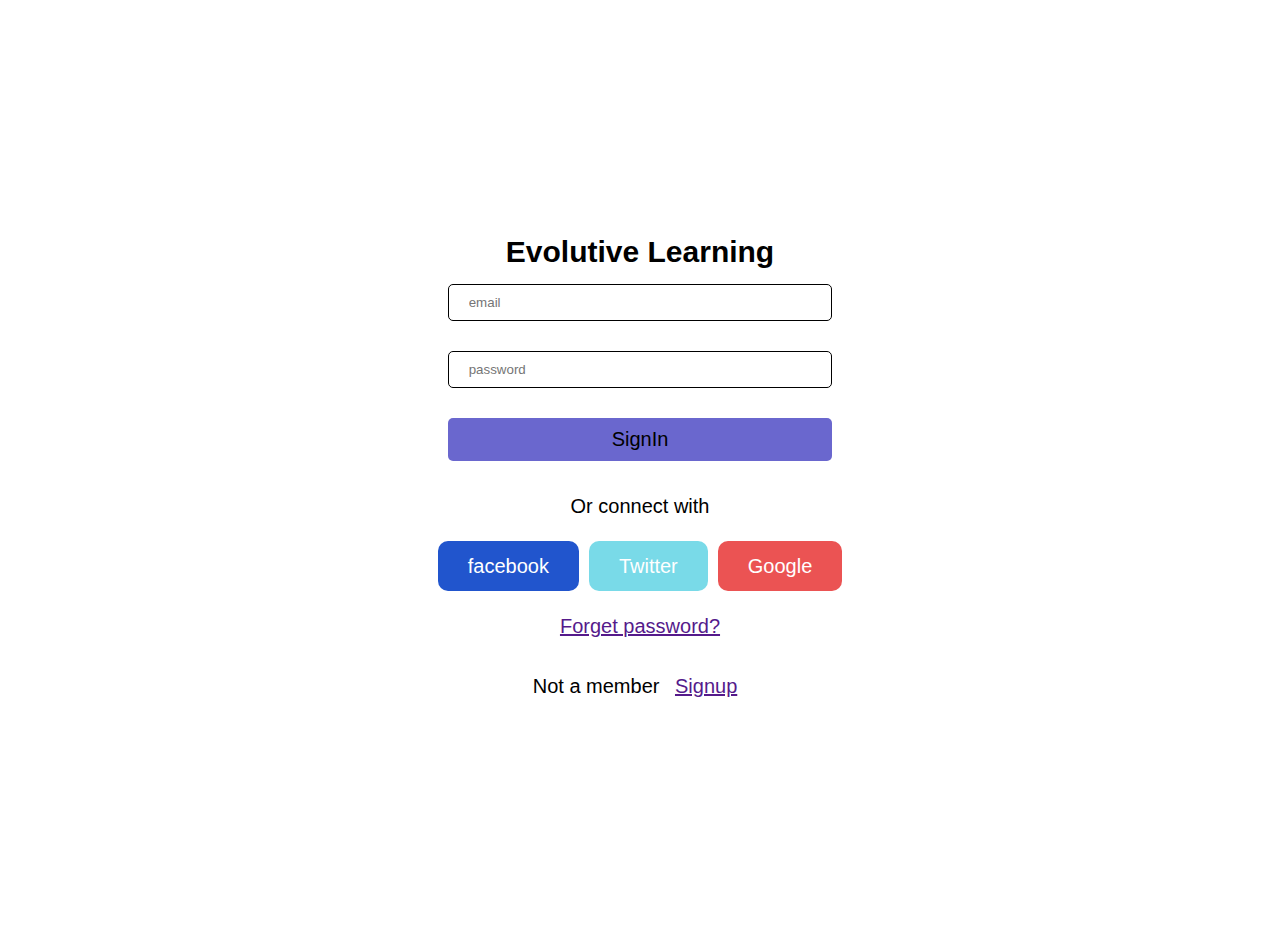
<file: 1/index.html>
<!DOCTYPE html>
<html lang="en">
  <head>
    <meta charset="UTF-8" />
    <meta name="viewport" content="width=device-width, initial-scale=1.0" />
    <link rel="stylesheet" href="style.css" />
    <link rel="preconnect" href="https://fonts.googleapis.com" />
    <link rel="preconnect" href="https://fonts.gstatic.com" crossorigin />
    <link
      href="https://fonts.googleapis.com/css2?family=Inter:ital,opsz,wght@0,14..32,100..900;1,14..32,100..900&display=swap"
      rel="stylesheet"
    />
    <title>LoginForm</title>
  </head>
  <body>
    <section>
      <h2>Evolutive Learning</h2>
      <form>
        <input type="email" placeholder="email">
        <input type="password" placeholder="password">
        <input type="submit" value="SignIn">

        <p>Or connect with</p>
        <ul>
          <li><a href="">facebook</a></li>
          <li><a href="">Twitter</a></li>
          <li><a href="">Google</a></li>
        </ul>
        <a href="">Forget password?</a>
        <p>Not a member <a href="">Signup</a></p>
      </form>
    </section>
   
  </body>
</html>
</file>
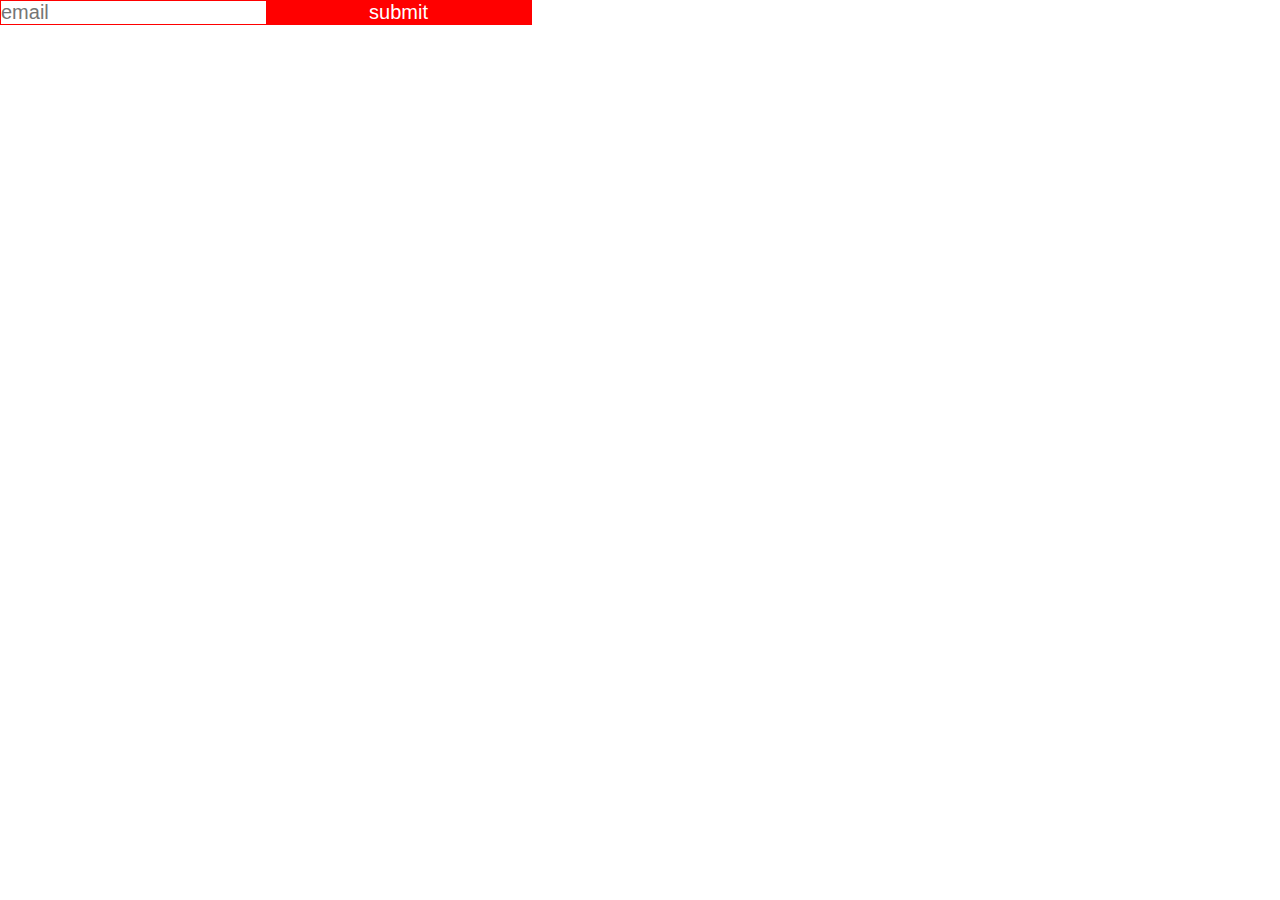
<file: 3/index.html>
<!DOCTYPE html>
<html lang="en">
<head>
  <meta charset="UTF-8">
  <meta name="viewport" content="width=device-width, initial-scale=1.0">
  <link rel="stylesheet" href="style.css">
  <title>Document</title>
  <div>
    <input type="email" placeholder="email">
    <input type="value" value="submit">
  </div>
</head>
<body>
  
</body>
</html>
</file>
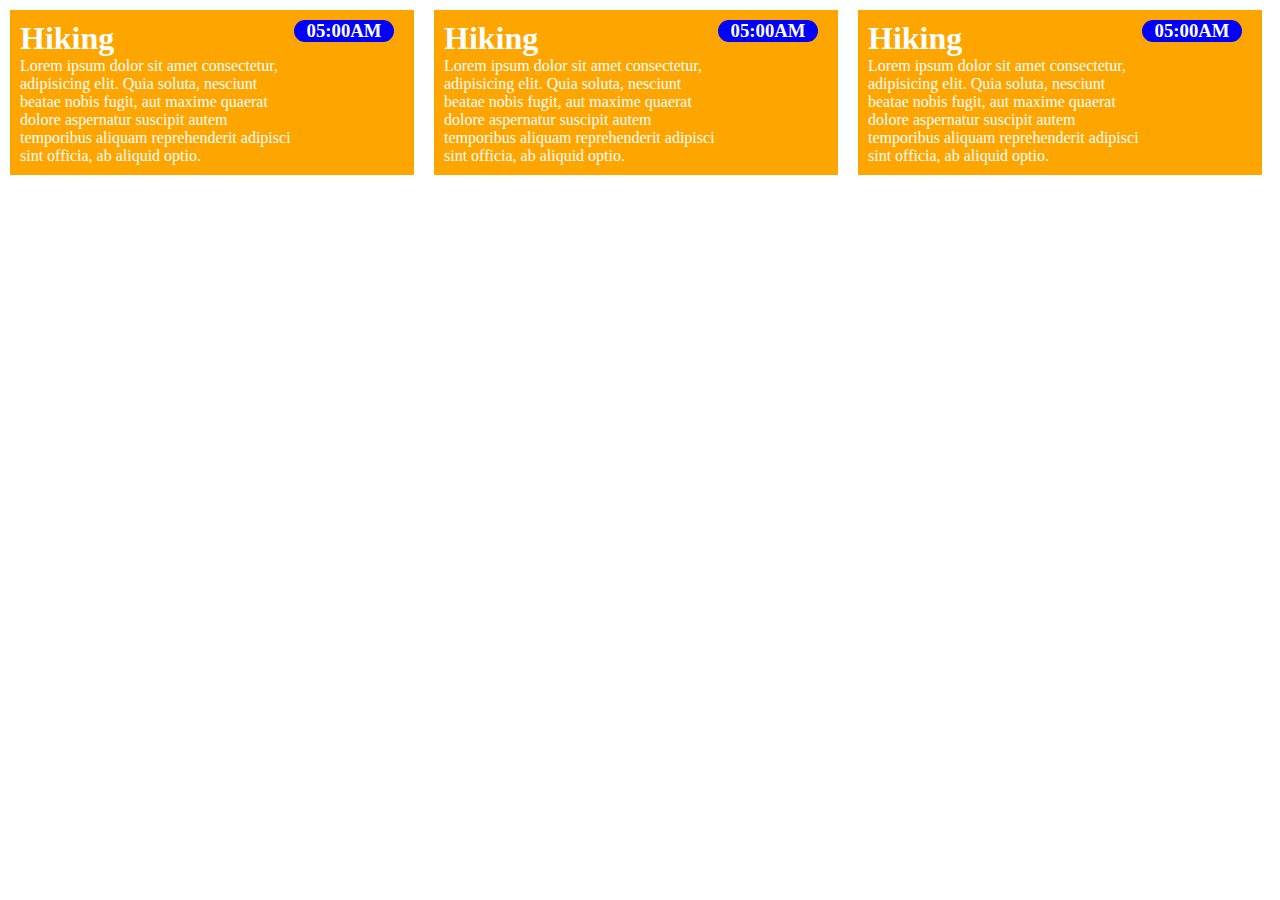
<file: 4/index.html>
<!DOCTYPE html>
<html lang="en">
  <head>
    <meta charset="UTF-8" />
    <meta name="viewport" content="width=device-width, initial-scale=1.0" />
    <link rel="stylesheet" href="style.css" />
    <title>Document</title>
  </head>
  <body>
    <div class="container">
      <div class="box1">
        <h1>Hiking</h1>
        <p>
          Lorem ipsum dolor sit amet consectetur, adipisicing elit. Quia soluta,
          nesciunt beatae nobis fugit, aut maxime quaerat dolore aspernatur
          suscipit autem temporibus aliquam reprehenderit adipisci sint officia,
          ab aliquid optio.
        </p>
      </div>
      <div class="time">
        <h3>05:00AM</h3>
      </div>
    </div>
      <div class="container">
      <div class="box1">
        <h1>Hiking</h1>
        <p>
          Lorem ipsum dolor sit amet consectetur, adipisicing elit. Quia soluta,
          nesciunt beatae nobis fugit, aut maxime quaerat dolore aspernatur
          suscipit autem temporibus aliquam reprehenderit adipisci sint officia,
          ab aliquid optio.
        </p>
      </div>
      <div class="time">
        <h3>05:00AM</h3>
      </div>
    </div>
     <div class="container">
      <div class="box1">
        <h1>Hiking</h1>
        <p>
          Lorem ipsum dolor sit amet consectetur, adipisicing elit. Quia soluta,
          nesciunt beatae nobis fugit, aut maxime quaerat dolore aspernatur
          suscipit autem temporibus aliquam reprehenderit adipisci sint officia,
          ab aliquid optio.
        </p>
      </div>
      <div class="time">
        <h3>05:00AM</h3>
      </div>
    </div>
  </body>
</html>
</file>
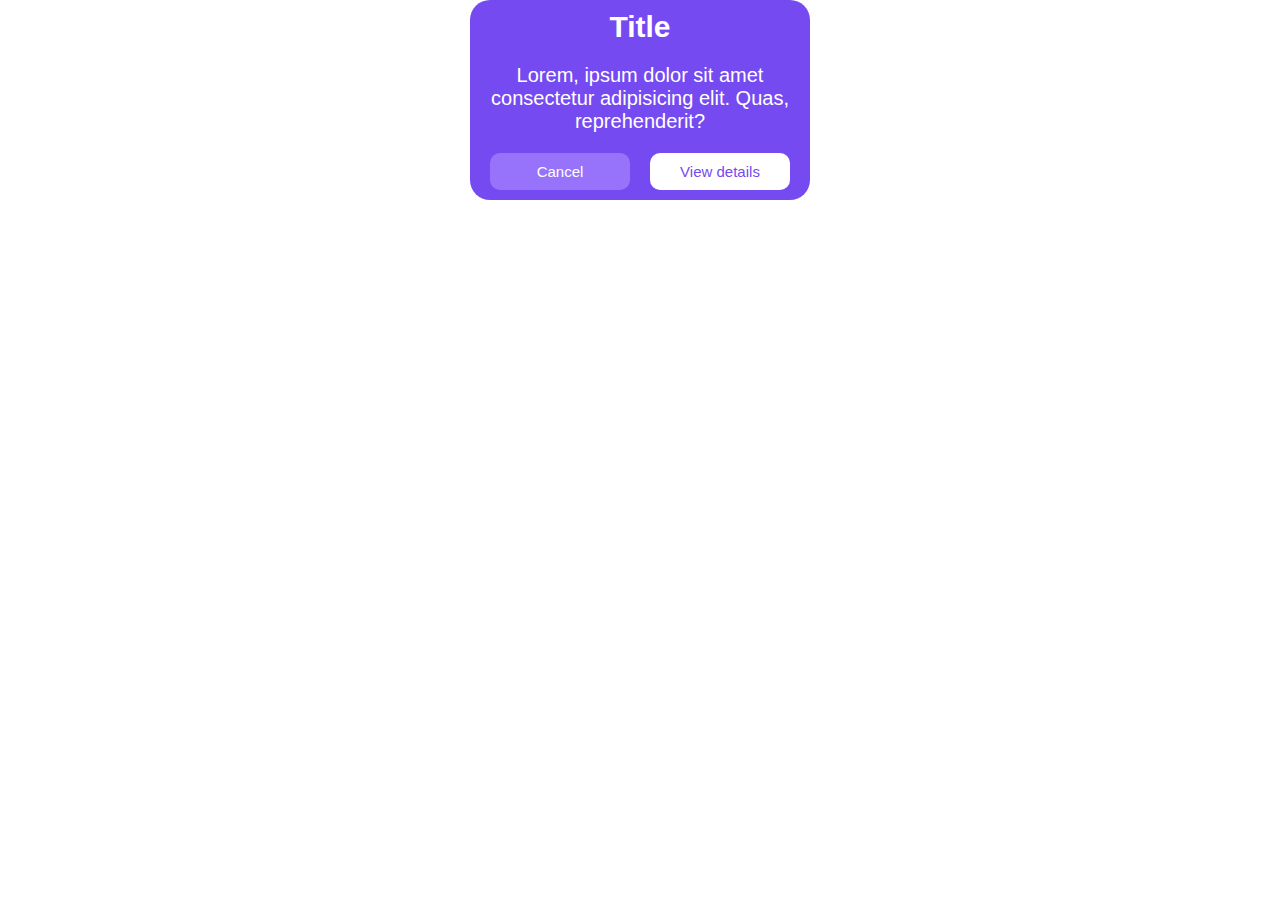
<file: 5/index.html>
<!DOCTYPE html>
<html lang="en">
<head>
  <meta charset="UTF-8">
  <meta name="viewport" content="width=device-width, initial-scale=1.0">
  <link rel="stylesheet" href="style.css">
  <title>Document</title>
</head>
<body>
<section>
  <h2>Title</h2>
  <p>Lorem, ipsum dolor sit amet consectetur adipisicing elit. 
    Quas, reprehenderit?</p>
    <div>
      <a href="#">Cancel</a>
      <a href="#">View details</a>
    </div>
</section>

   
  
</body>
</html>
</file>
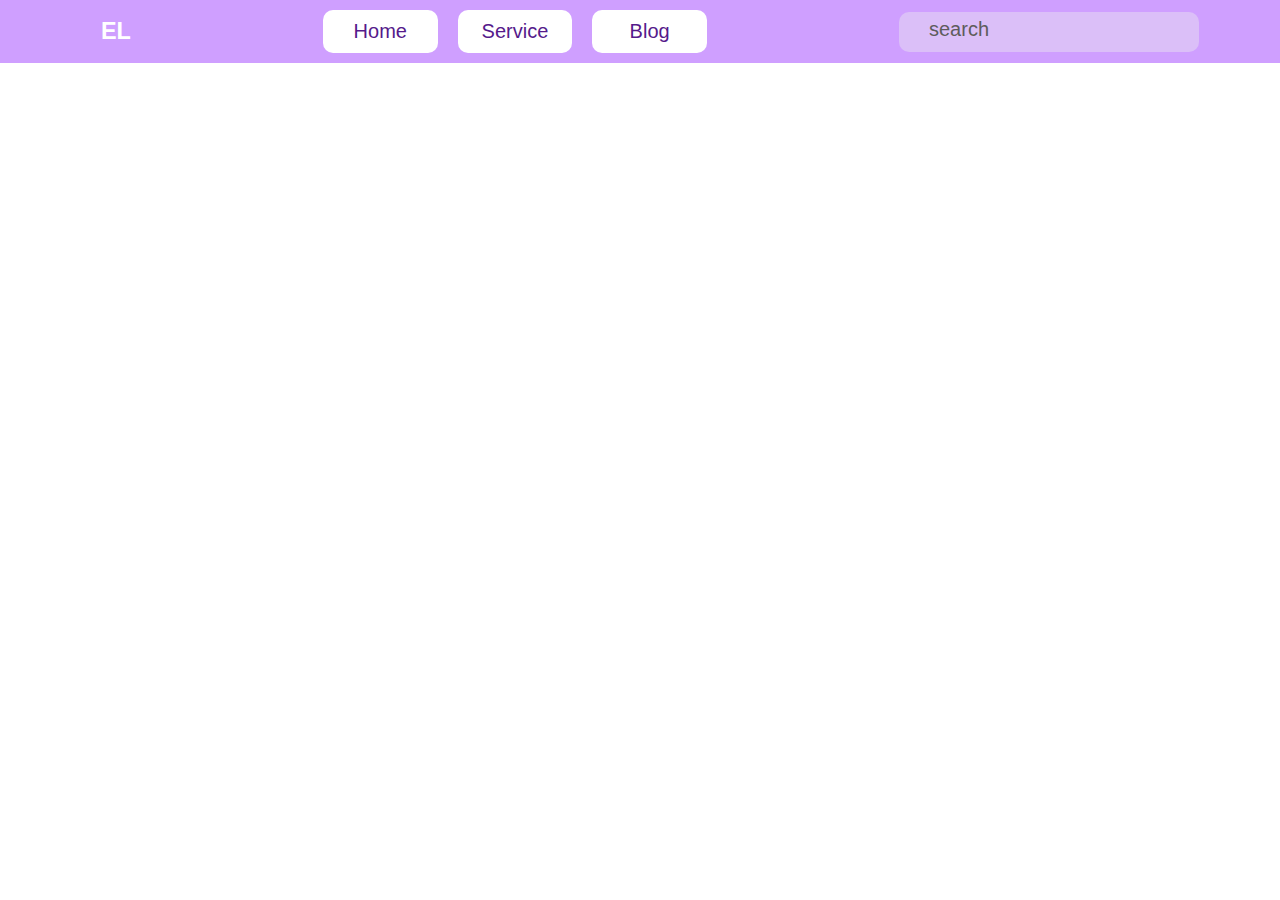
<file: 6/index.html>
<!DOCTYPE html>
<html lang="en">
<head>
  <meta charset="UTF-8">
  <meta name="viewport" content="width=device-width, initial-scale=1.0">
  <title>Document</title>
  <link rel="stylesheet" href="style.css">
</head>
<body>
  <section>
    <h3>EL</h3>
    
    <div>
      <a href="">Home</a>
      <a href="">Service</a>
      <a href="">Blog</a>
    </div>
    <input type="search" placeholder="search">
  </section>
</body>
</html>
</file>
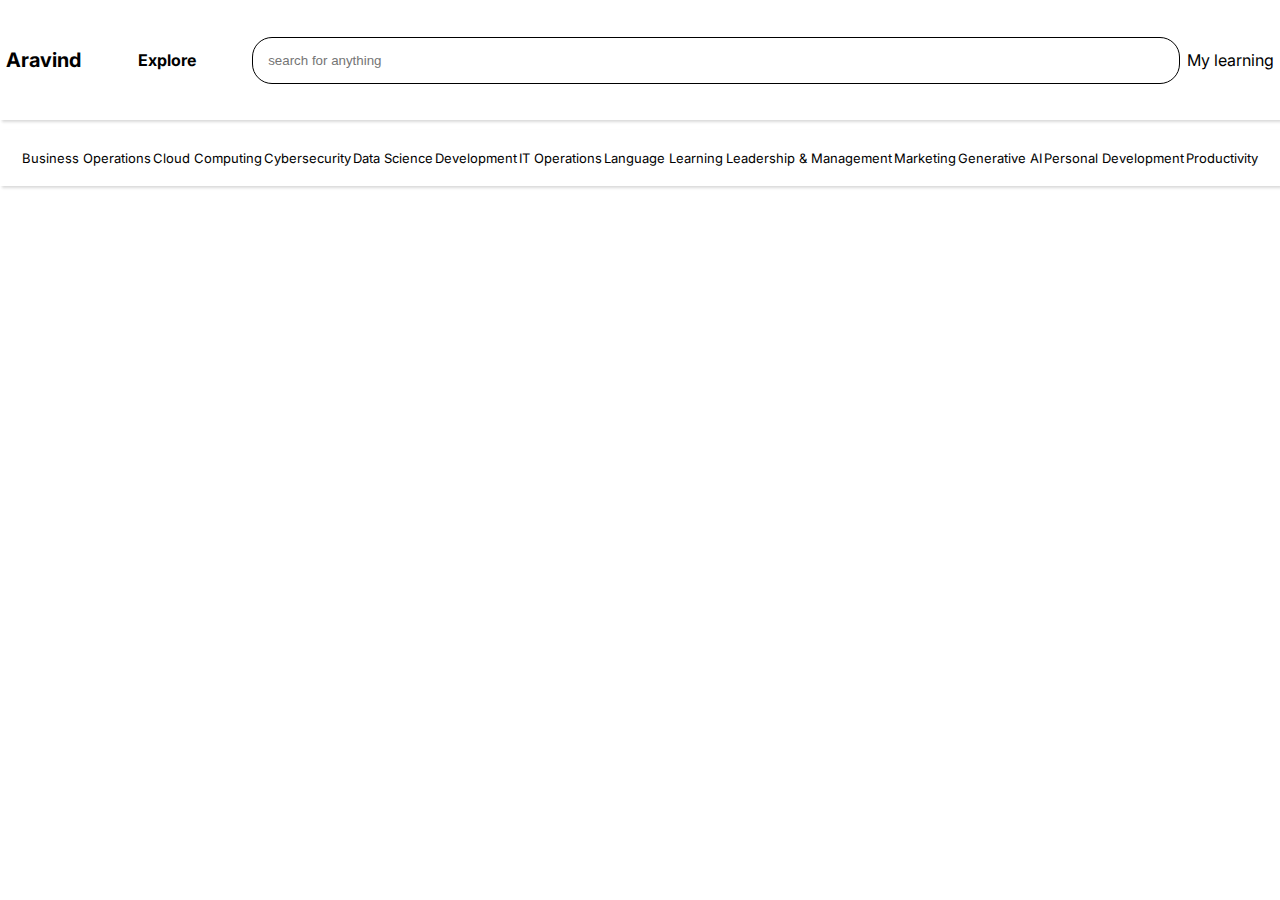
<file: udemy/index.html>
<!DOCTYPE html>
<html lang="en">
<head>
  <meta charset="UTF-8">
  <meta name="viewport" content="width=device-width, initial-scale=1.0">
  <link rel="preconnect" href="https://fonts.googleapis.com">
<link rel="preconnect" href="https://fonts.gstatic.com" crossorigin>
<link href="https://fonts.googleapis.com/css2?family=Inter:ital,opsz,wght@0,14..32,100..900;1,14..32,100..900&display=swap" rel="stylesheet">
<link rel="stylesheet" href="style.css">
  <title>Udemy Clone</title>
</head>
<body>
  <nav>
    <div class="searchbar">
     <h2>Aravind</h2>
      <div class="why"> 
  <h4>Explore</h4>
  <div class="dropdown1">
     
      <p>Explore by Goal</p>
      <p>prepare for a Certification</p>
      <p>Practice with Role Play</p>
      <hr>
      <a href="#">Business Operations</a>
      <a href="#">Cloud Computing</a>
      <a href="">Cybersecurity</a>
      <a href="">Data Science</a>
      <a href="">Development</a>
      <a href="">IT Operations</a>
      <a href="#"> Language Learning</a>
      <a href="#">Leadership & Management</a>
      <a href="#">Marketing</a>
      <a href="#">Generative AI</a>
      <a href="#">Personal Development</a>
      <a href="#">Productivity</a>
     </div>
     </div>
     <!-- <i class="fa-solid fa-magnifying-glass"></i> -->
     <input type="text" placeholder="search for anything">
     <p>My learning</p>
    </div>
    <div class="searchlist">
      <a href="#">Business Operations</a>
      <a href="#">Cloud Computing</a>
      <a href="">Cybersecurity</a>
      <a href="">Data Science</a>
      <a href="">Development</a>
      <a href="">IT Operations</a>
      <a href="#"> Language Learning</a>
      <a href="#">Leadership & Management</a>
      <a href="#">Marketing</a>
      <a href="#">Generative AI</a>
      <a href="#">Personal Development</a>
      <a href="#">Productivity</a>

    </div>
  </nav>
  
</body>
</html>
</file>
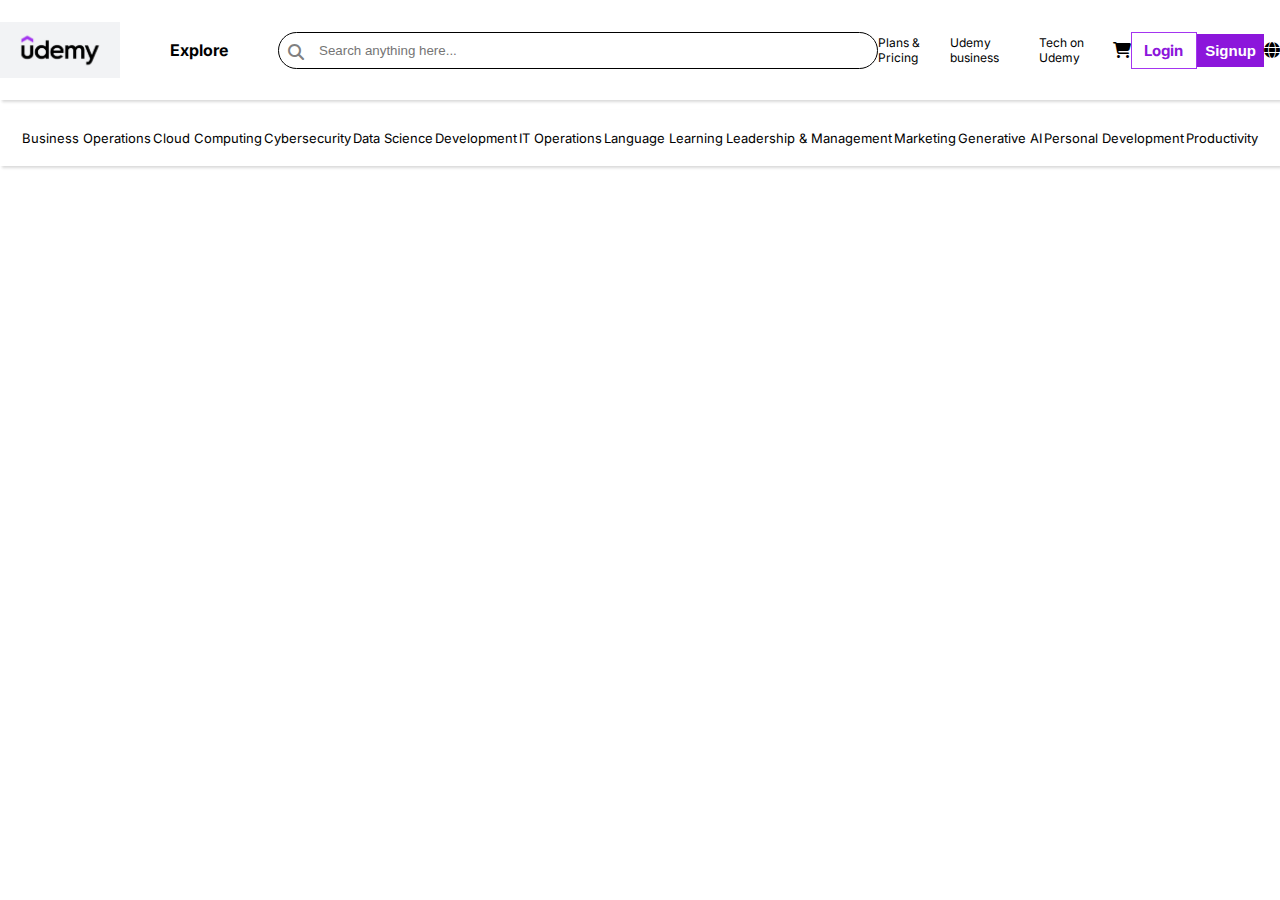
<file: udemy/home.html>
<!DOCTYPE html>
<html lang="en">
<head>
  <meta charset="UTF-8">
  <meta name="viewport" content="width=device-width, initial-scale=1.0">
  <link rel="stylesheet" href="https://cdnjs.cloudflare.com/ajax/libs/font-awesome/6.5.0/css/all.min.css">

  <link rel="preconnect" href="https://fonts.googleapis.com">
<link rel="preconnect" href="https://fonts.gstatic.com" crossorigin>
<link href="https://fonts.googleapis.com/css2?family=Inter:ital,opsz,wght@0,14..32,100..900;1,14..32,100..900&display=swap" rel="stylesheet">
<link rel="stylesheet" href="home.css">
  <title>Udemy Clone</title>
</head>
<body>
  <nav>
    <div class="searchbar">
     <img src="logo.jpg" alt="logo">
      <div class="why"> 
  <h4>Explore</h4>
  <div class="dropdown1">
      <p>Explore by Goal</p>
      <p>prepare for a Certification</p>
      <p>Practice with Role Play</p>
      <hr>
      <a href="#">Business Operations</a>
      <a href="#">Cloud Computing</a>
      <a href="">Cybersecurity</a>
      <a href="">Data Science</a>
      <a href="">Development</a>
      <a href="">IT Operations</a>
      <a href="#"> Language Learning</a>
      <a href="#">Leadership & Management</a>
      <a href="#">Marketing</a>
      <a href="#">Generative AI</a>
      <a href="#">Personal Development</a>
      <a href="#">Productivity</a>
     </div>
     </div>
    <div class="icon">
    <i class="fa-solid fa-magnifying-glass"></i>
    <input type="text" placeholder="Search anything here...">
  </div>
    
     <p style="font-size: 12px;">Plans & Pricing</p>
     <div class="dr1">
     <p style="font-size: 12px;">Udemy business</p>
     <div class="drsub">
     <p class="para1">Get your team access to over 30,000 top Udemy courses, anytime, anywhere.</p>
    <p class="btn3">Try udemy Business</p>
    </div></div>
     
    
    
    <!--tech on udemy style  -->

    <div class="box1">
     <p style="font-size: 12px;">Tech on Udemy</p>
     <div class="boxsub">
     <p class="boxsub1">Turn what you know into an opportunity and reach millions around the world.</p>
     <a class="boxsub2" href="#">Learn More</a>
    </div>
  </div>






    <i class="fa-solid fa-cart-shopping"></i>
    <a href="login.html" class="btn1">Login</a>
    <button class="btn2">Signup</button>
    <i class="fa-solid fa-globe"></i>
    </div>
    <div class="searchlist">
      <a href="#">Business Operations</a>
      <a href="#">Cloud Computing</a>
      <a href="">Cybersecurity</a>
      <a href="">Data Science</a>
      <a href="">Development</a>
      <a href="">IT Operations</a>
      <a href="#"> Language Learning</a>
      <a href="#">Leadership & Management</a>
      <a href="#">Marketing</a>
      <a href="#">Generative AI</a>
      <a href="#">Personal Development</a>
      <a href="#">Productivity</a>

    </div>
  </nav>
  
</body>
</html>
</file>
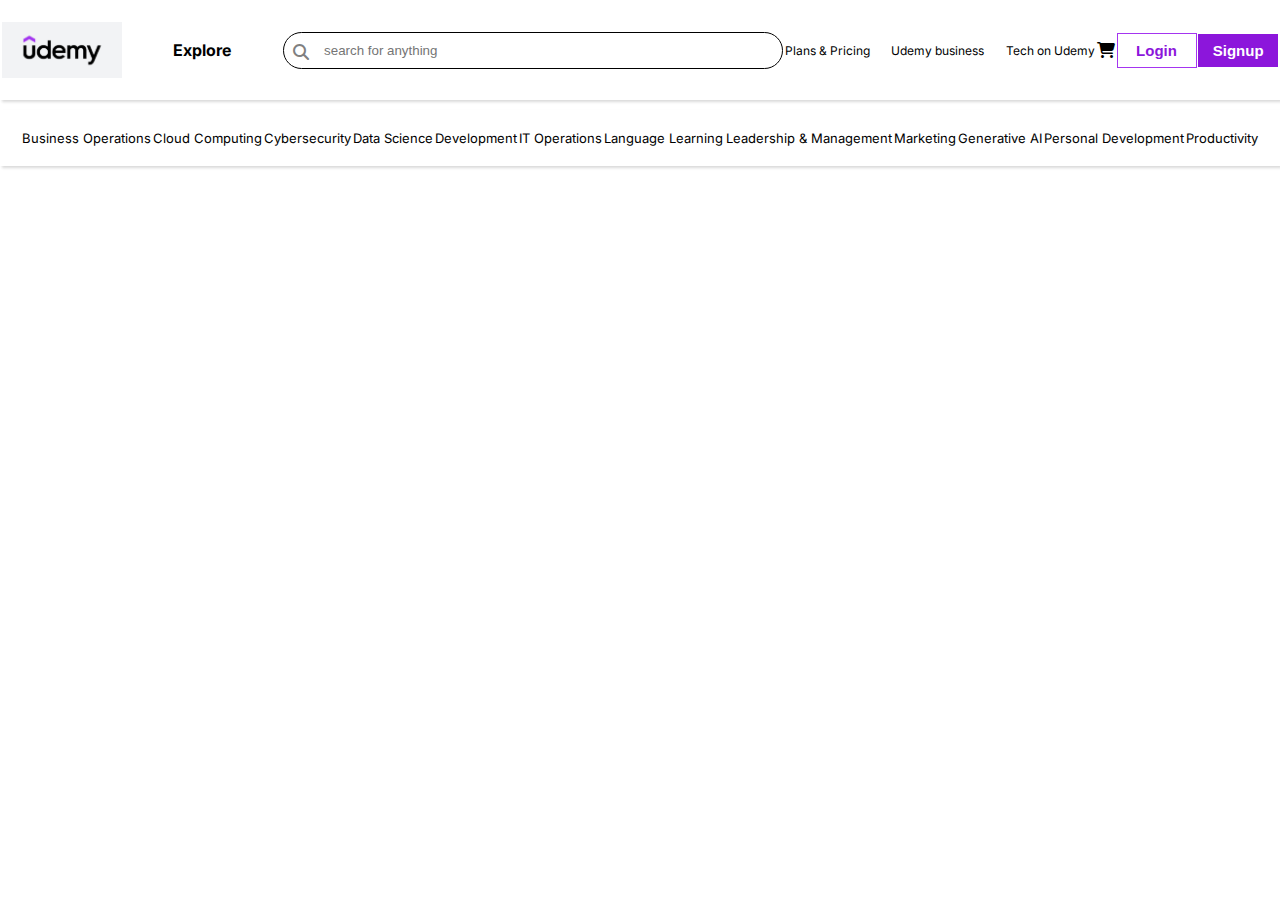
<file: udemy/login.html>
<!DOCTYPE html>
<html lang="en">
<head>
  <meta charset="UTF-8">
  <meta name="viewport" content="width=device-width, initial-scale=1.0">
  <link rel="stylesheet" href="https://cdnjs.cloudflare.com/ajax/libs/font-awesome/6.5.0/css/all.min.css">

  <link rel="preconnect" href="https://fonts.googleapis.com">
<link rel="preconnect" href="https://fonts.gstatic.com" crossorigin>
<link href="https://fonts.googleapis.com/css2?family=Inter:ital,opsz,wght@0,14..32,100..900;1,14..32,100..900&display=swap" rel="stylesheet">
<link rel="stylesheet" href="login.css">
  <title>Udemy Clone</title>
</head>
<body>
  <nav>
    <div class="searchbar">
     <img src="logo.jpg" alt="logo">
      <div class="why"> 
  <h4>Explore</h4>
  <div class="dropdown1">
      <p>Explore by Goal</p>
      <p>prepare for a Certification</p>
      <p>Practice with Role Play</p>
      <hr>
      <a href="#">Business Operations</a>
      <a href="#">Cloud Computing</a>
      <a href="">Cybersecurity</a>
      <a href="">Data Science</a>
      <a href="">Development</a>
      <a href="">IT Operations</a>
      <a href="#"> Language Learning</a>
      <a href="#">Leadership & Management</a>
      <a href="#">Marketing</a>
      <a href="#">Generative AI</a>
      <a href="#">Personal Development</a>
      <a href="#">Productivity</a>
     </div>
     </div>
     <div class="icon">
      <i  class="fa-solid fa-magnifying-glass"></i> 
     <input type="text" placeholder="search for anything"></div>
    
     <p style="font-size: 12px;">Plans & Pricing</p>
     <div class="dr1">
     <p style="font-size: 12px;">Udemy business</p>
     <div class="drsub">
     <p class="para1">Get your team access to over 30,000 top Udemy courses, anytime, anywhere.</p>
    <p class="btn3">Try udemy Business</p>
    </div></div>
     <p style="font-size: 12px;">Tech on Udemy</p>
    <i class="fa-solid fa-cart-shopping"></i>
    <button class="btn1">Login</button>
    <button class="btn2">Signup</button>
    </div>
    <div class="searchlist">
      <a href="#">Business Operations</a>
      <a href="#">Cloud Computing</a>
      <a href="">Cybersecurity</a>
      <a href="">Data Science</a>
      <a href="">Development</a>
      <a href="">IT Operations</a>
      <a href="#"> Language Learning</a>
      <a href="#">Leadership & Management</a>
      <a href="#">Marketing</a>
      <a href="#">Generative AI</a>
      <a href="#">Personal Development</a>
      <a href="#">Productivity</a>
    </div>
  </nav>
  
</body>
</html>
</file>
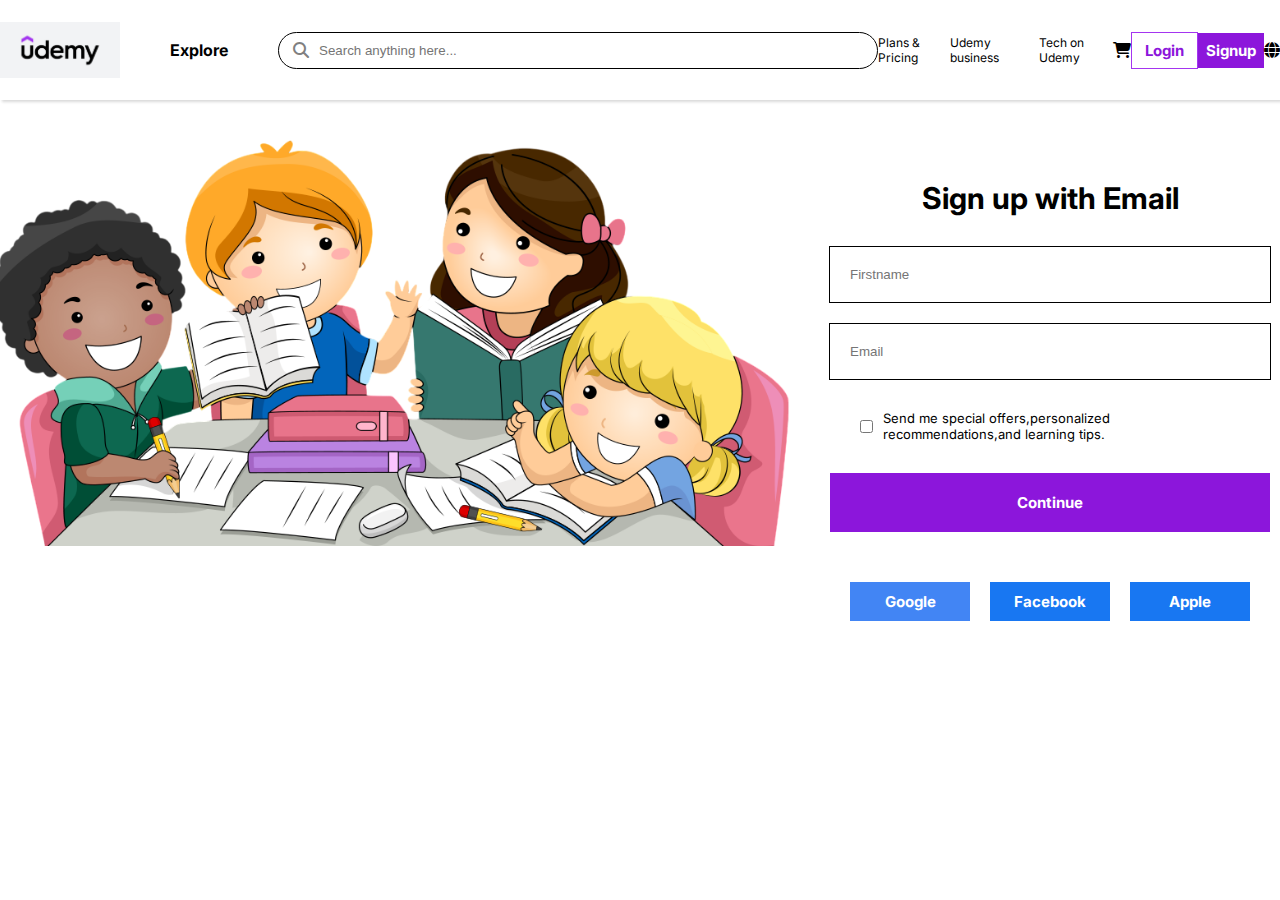
<file: udemy/signin.html>
<!DOCTYPE html>
<html lang="en">
<head>
  <meta charset="UTF-8">
  <meta name="viewport" content="width=device-width, initial-scale=1.0">
  <link rel="stylesheet" href="https://cdnjs.cloudflare.com/ajax/libs/font-awesome/6.5.0/css/all.min.css">

  <link rel="preconnect" href="https://fonts.googleapis.com">
<link rel="preconnect" href="https://fonts.gstatic.com" crossorigin>
<link href="https://fonts.googleapis.com/css2?family=Inter:ital,opsz,wght@0,14..32,100..900;1,14..32,100..900&display=swap" rel="stylesheet">
<link rel="stylesheet" href="signin.css">
  <title>Udemy Clone</title>
</head>
<body>
  <nav>
    <div class="searchbar">
     <img src="logo.jpg" alt="logo">
      <div class="why"> 
  <h4>Explore</h4>
  <div class="dropdown1">
       <p>Explore by Goal</p>
      <div class="item1">
      <p>Learn AI</p>
      <div class="submenu">
        <div class="item2">
         <a href="#">AI Fundamentals</a>
         <div class="submenu1">
          <p>Popular topics</p>
          <a href="#">Promt Engineering</a>
          <a href="#">Large Language Model(LLM)</a>
          <a href="#">Generative AI(Gen AI)</a>
          <a href="#">AI Agents & Agentic AI</a>
         </div>
        </div>
        
        <a href="#">AI For Professionals</a>
         <a href="#">AI For Developers</a>
          <a href="#">AI For creative</a>
      </div>
      </div>
      <p>Launch a new carrer</p>
      <p>prepartion for a certificate</p>
      <p>Practice with Role Play</p>
      <hr>
      <a href="#">Business Operations</a>
      <a href="#">Cloud Computing</a>
      <a href="">Cybersecurity</a>
      <a href="">Data Science</a>
      <a href="">Development</a>
      <a href="">IT Operations</a>
      <a href="#"> Language Learning</a>
      <a href="#">Leadership & Management</a>
      <a href="#">Marketing</a>
      <a href="#">Generative AI</a>
      <a href="#">Personal Development</a>
      <a href="#">Productivity</a>
     </div>
     </div>
    <div class="icon">
    <i class="fa-solid fa-magnifying-glass"></i>
    <input type="search" id="input1" placeholder="Search anything here...">
  </div>
    
     <p style="font-size: 12px;">Plans & Pricing</p>
     <div class="dr1">
     <p style="font-size: 12px;">Udemy business</p>
     <div class="drsub">
     <p class="para1">Get your team access to over 30,000 top Udemy courses, anytime, anywhere.</p>
    <p class="btn3">Try udemy Business</p>
    </div></div>
     
    
    
    <!--tech on udemy style  -->

    <div class="box1">
     <p style="font-size: 12px;">Tech on Udemy</p>
     <div class="boxsub">
     <p class="boxsub1">Turn what you know into an opportunity and reach millions around the world.</p>
     <a class="boxsub2" href="#">Learn More</a>
    </div>
  </div>






    <i class="fa-solid fa-cart-shopping"></i>
    <a href="login.html" class="btn1">Login</a>
    <a href="signin.html" class="btn2">Signup</a>
    <i class="fa-solid fa-globe"></i>
    </div>
    </nav>
    <div class="main">
       <div class="submain"> 
      <img src="pngwing.com-Photoroom.png" alt="">
      <div class="submain1">
      <p>Sign up with Email</p>
      <input type="Firstname" id="input3" placeholder="Firstname">
      <input type="Email" id="input2" placeholder="Email">
      <div id="box">
      <input type="checkbox">Send me special offers,personalized recommendations,and learning tips.</div>
      <a href="home.html">Continue</a>
      
      <div class="btn6">
      <a href="#" id="cd1">Google</a>
      <a href="#" id="cd2">Facebook</a>
      <a href="#" id="cd3">Apple</a>
  </div>
       </div> 
    </div>
    </div>
</file>
<file: 1/style.css>
*{
  padding: 0;
  margin: 0;
}
body{
  font-family: sans-serif;
  font-optical-sizing: auto;
  font-style: normal;
  line-height: 1.5;
  padding: 1rem;
  margin: 1rem;
}
:root{
  font-size: 10px;
}
section{
  display: flex;
  flex-direction: column;
  align-items: center;
  height: 100vh;
  justify-content: center;
  }
  h2{
    font-size: 3rem;
  }
  form{
    display: flex;
    flex-direction: column;
 
  gap: 1rem;
  }
  input{
    border: none;
    background: none;
    outline: none;
    padding: 1rem 2rem;
    margin: 1rem;
    border: 1px solid black;
    border-radius: 0.5rem;
  }
  input[type="submit"]{
    border: none;
    background-color: #6a67ce;
    cursor: pointer;
    color: pointer;
    font-size: 2rem;
  }
  ul{
    display: flex;
    justify-content:space-between;
   gap: 1rem;
  }
 li{
  width: 33.33%;
  list-style: none;
  padding: 1rem 2rem;
  border-radius: 1rem;
  text-align: center;
 }
 ul li a{
  color: white;
  text-decoration: none;
  font-size: 2rem;
 }
 ul li:first-child{
  background-color: #2155cd;
 }
 ul li:nth-child(2){
  background-color: #79dae8;
 }
 ul li:last-child{
  background-color:#eb5353;
 }
 p , a{
  text-align: center;
  font-size: 2rem;
  padding: 1rem;
 }
</file>
<file: 3/style.css>
*{
  padding: 0;
  margin: 0;
}

div{
  border: 1px solid red;
  width: fit-content;
  display: flex;
}
input{
  border: none;
  font-family: Verdana, Geneva, Tahoma, sans-serif;
  font-size: 20px;
  outline: none;
  
}
input[type="value"]{
  background-color: red;
  color: white;
  text-align: center;
 
}
input[type="email"]{
  background-color: none;
  color: red;
  flex-grow: 1;
  
}
</file>
<file: 4/style.css>
*{
  padding: 0;
  margin: 0;
}
.container{
  background-color: orange;
  color: white;
  padding: 10px;
  margin: 10px;
  width: 30%;
  display: flex;
  justify-content: center;
}
.time h3{
  display: flex;
  margin-right: 10px;
  background-color: blue;
  border-radius: 30px;
  width: 100px;
  justify-content: center;
  border: none;
 
}
.box1{
  display: flex;
  flex-direction: column;
 
}
body{
  display: flex;
}
</file>
<file: 5/style.css>
*{
  padding: 0;
  margin: 0;
}
:root{
font-size: 10px;
}
body{
  font-family: Arial, Helvetica, sans-serif;
}
section{
  display: flex;
  flex-direction: column;
  font-size: 2rem;
  background-color: #764af1;
  width: 30rem;
  margin: auto;
  padding: 1rem 2rem;
  gap: 2rem;
  text-align: center;
  border-radius: 2rem;
  color: white;
}
div{
  display: flex;
  justify-content: space-between;
  border-radius: 1rem;
   gap: 2rem;
}
a{
  text-decoration: none;
  padding: 1rem 2rem;
  border-radius: inherit;
  font-size: 1.5rem;
  flex-basis: 50%;
 
  
}
a:first-child{
  color: white;
  background-color: #9772fb;
}
a:last-child{
  background-color: white;
  color: #764af1;
}
</file>
<file: 6/style.css>
*{
  padding: 0;
  margin: 0;
  font-family: Verdana, Geneva, Tahoma, sans-serif;
}
:root{
  font-size: 10px;
}
section{
  width: 100%;
  display: flex;
  align-items: center;
  justify-content: space-around;
 padding: 1rem;
  background-color:  #CF9FFF;
  display: flex;
gap: 1rem;
font-size: 2rem;
}
h3{
  color: white;
 
}
div{
 display: flex;
 flex-basis: 30%;
 gap: 2rem;
}
a{
  background-color: white;
  text-decoration: none;
   padding: 1rem 2rem;
   border-radius: 1rem;
   text-align: center;
   flex: 1 1 0%;
}
input{
  background-color: #dbbff8;
  border: none;
  width: 30rem;
  height: 3rem;
  border-radius: 1rem;
  padding: 2rem;
  outline: none;
}
input::placeholder{
  color: #5e5c5c;
  padding: 1rem;
  font-size: 2rem;
  
}
@media screen and (max-width:800px){

  section{
    flex-wrap: wrap;
  }
  div{
    order: 1;
    flex-basis: 100%;
    padding: 1rem;
    margin: 1rem;
  }
}
</file>
<file: udemy/style.css>
*{
  padding: 0;
  margin: 0;
}
body{
  font-family: "Inter", sans-serif;
}

nav{
  display: flex;
  flex-direction: column;
  width: 100%;
}
h2{
font-size: 20px;

}
.dropdown1{
  display: none;
  flex-direction: column;
  justify-content: flex-start;
  align-items: flex-start;
  position: absolute;
  left: 0;
  padding-top: 10px;
  padding-bottom: 10px;
  top: 100%;
  width: 200px;
  z-index: 1;
  box-shadow: rgba(50, 50, 93, 0.25) 0px 6px 12px -2px, rgba(0, 0, 0, 0.3) 0px 3px 7px -3px;
}
.dropdown1 p{
   display: flex;
  color: black;
  padding: 10px;
  font-size: 13px;
  margin-left:10px;
}
.dropdown1 a{
  display: flex;
  text-decoration: none;
  color: black;
  padding: 10px;
  margin-left:10px;
  }
.why{
  display: flex;
  padding: 20px;
margin: 20px;
position: relative;
}
.why:hover .dropdown1{
  display: flex;
  background-color: white;
}
.dropdown1 a:hover{
 color: blue;
  
}


.dropdown1 hr{
  width: 100%;
  border: 0;
  border-top: 1px solid #ccc; /* visible line */
  margin: 10px 0;
}
.why h4{
  padding: 10px;
}

.searchbar{
  display: flex;
  justify-content: space-evenly;
  align-items: center;
  box-shadow: rgba(0, 0, 0, 0.15) 1.95px 1.95px 2.6px;
 
  }
  input{
    width: 70%;
    padding: 15px;
    border-radius: 20px;
    border: 0.5px solid black;
    
  }
  /* input:focus{
    border: 0.5px solid blue;
  } */
  .searchlist {
box-shadow: rgba(0, 0, 0, 0.15) 1.95px 1.95px 2.6px;
padding: 20px;
margin-top: 10px;
display: flex;
justify-content: space-evenly;

  }
  a{
    text-decoration: none;
    font-size: 13px;
    text-align: center;
    color: black;
  }
  .searchlist a:hover{
    color: blue;
  }
 
  p:hover{
    background-color: gray;
    opacity: 0.8;
  }
  .dropdown1 a{
display: flex;
flex-direction: column;


  }
</file>
<file: udemy/home.css>
*{
  padding: 0;
  margin: 0;
}
body{
  font-family: "Inter", sans-serif;
}

nav{
  display: flex;
  flex-direction: column;
  width: 100%;
}
img{
width: 120px;

}
.dropdown1{
  display: none;
  flex-direction: column;
  justify-content: flex-start;
  align-items: flex-start;
  position: absolute;
  left: 0;
  padding-top: 10px;
  padding-bottom: 10px;
  top: 100%;
  width: 200px;
  border-radius: 10px;
  z-index: 1;
  box-shadow: rgba(50, 50, 93, 0.25) 0px 6px 12px -2px, rgba(0, 0, 0, 0.3) 0px 3px 7px -3px;
}
.dropdown1 p{
   display: flex;
  color: black;
  padding: 10px;
  font-size: 13px;
  margin-left:10px;
}
.dropdown1 a{
  display: flex;
  text-decoration: none;
  color: black;
  padding: 10px;
  margin-left:10px;
  }
  .icon{
  display: flex;
  width:600px;
  position: relative;
}
input{
  display: flex;
  width: 600px;
  padding: 10px 10px 10px 20px;
  text-indent: 20px; 
  border-radius: 50px;
  border: 1px solid black;
  outline: none;
}
.icon i{
  position: absolute;
  top: 12px;
  left: 10px;
  color: gray;
  pointer-events: none;
}
.why{
  display: flex;
  padding: 20px;
margin: 20px;
position: relative;
}
.why:hover .dropdown1{
  display: flex;
  background-color: white;
}
.dropdown1 a:hover{
 color: blue;
  
}
.dropdown1 hr{
  width: 100%;
  border: 0;
  border-top: 1px solid #ccc; /* visible line */
  margin: 10px 0;
}
.why h4{
  padding: 10px;
}
.searchbar{
  display: flex;
  justify-content: space-evenly;
  align-items: center;
  box-shadow: rgba(0, 0, 0, 0.15) 1.95px 1.95px 2.6px;
  height: 100px;
  }

 input:focus {
    border-color: #A435F0;
    outline: none;
}

.searchlist {
box-shadow: rgba(0, 0, 0, 0.15) 1.95px 1.95px 2.6px;
padding: 20px;
margin-top: 10px;
display: flex;
justify-content: space-evenly;

  }
  a{
    text-decoration: none;
    font-size: 13px;
    text-align: center;
    color: black;
  }
  .searchlist a:hover{
    color: blue;
  }
 
  p:hover{
    color: blue;
    cursor: pointer;
  }
  .dropdown1 a{
display: flex;
flex-direction: column;
  }
 .btn1{
   background-color: transparent;
   border: 1px solid #A435F0;
   padding: 8px;
   font-weight: bold;
   color: #8c16db;
   font-size: 15px;
   width: 80px;
 } 
 .btn2{
    background-color: #8c16db;
    color: white;
    padding: 8px;
    font-weight: bold;
    border: none;
    outline: none;
    font-size: 15px;
    width: 80px;
    
 }
 .btn2:hover{
    background-color: #6815a0;
    cursor: pointer;
 }
 .btn1{
 cursor: pointer;
 }
.dr1{
    display: flex;
    position: relative;
    flex-direction: column;
    padding: 10px;
    
}
 .dr1 p{
  padding: 10px;
} 

.drsub{
  display: flex;
    position: absolute;
    width: 300px;
    height: 150px;
    text-align: center;
    background-color: white;
    padding-top:  10px;
    box-shadow: rgba(0, 0, 0, 0.35) 0px 5px 15px;
    display: none;
    flex-direction: column;
    top: 50px;
    right: 30px;
  
}
.drsub p{
    padding: 10px;
}
.btn3{
background-color: #A435F0;
color: white;
display: flex;
justify-content: center;
padding: 10px 10px;
width: 200px;
font-size: 15px;
margin: auto;

}
.dr1:hover .drsub{
    display: block;
}
.para1{
    color: black;
    font-weight: bold;
}
.btn3:hover{
    background-color: #6815a0;
    color: white;
}
.para1:hover{
    color: black;
}
.btn1:hover{
    background-color: #9e9e9e48;
    
}

  /*tech on udemy dropown */
  .box1{
    display: flex;
    position: relative;
    flex-direction: column;
    padding: 10px;
    margin: 10px;
  }
  .boxsub{
    display: none;
    position: absolute;
    width: 300px;
    height: 150px;
    text-align: center;
    top: 30px;
    background-color: white;
    box-shadow: rgba(0, 0, 0, 0.35) 0px 5px 15px;
    flex-direction: column;
    justify-content: center;
    align-items: center;
    right: 40px;
    padding: 10px;
    margin: 10px;
  }
  .boxsub1 {
    display: flex;
    flex-direction: column;
    padding: 10px;
    font-weight: bold;
    color: black;
  }
    .boxsub2 {
background-color: #A435F0;
color: white;
display: flex;
justify-content: center;
padding: 10px;
width: 200px;
font-size: 15px;
  }
  .box1:hover .boxsub{
    display: flex;
  }
  .boxsub2:hover{
    background-color: #6815a0;
    color: white;
}
.boxsub1:hover{
    color: black;
}
</file>
<file: udemy/login.css>
*{
  padding: 0;
  margin: 0;
}
body{
  font-family: "Inter", sans-serif;
}

nav{
  display: flex;
  flex-direction: column;
  width: 100%;
}
img{
width: 120px;

}
.dropdown1{
  display: none;
  flex-direction: column;
  justify-content: flex-start;
  align-items: flex-start;
  position: absolute;
  left: 0;
  padding-top: 10px;
  padding-bottom: 10px;
  top: 100%;
  width: 200px;
  border-radius: 10px;
  z-index: 1;
  box-shadow: rgba(50, 50, 93, 0.25) 0px 6px 12px -2px, rgba(0, 0, 0, 0.3) 0px 3px 7px -3px;
}
.dropdown1 p{
   display: flex;
  color: black;
  padding: 10px;
  font-size: 13px;
  margin-left:10px;
}
.dropdown1 a{
  display: flex;
  text-decoration: none;
  color: black;
  padding: 10px;
  margin-left:10px;
  }
.why{
  display: flex;
  padding: 20px;
margin: 20px;
position: relative;
}
.why:hover .dropdown1{
  display: flex;
  background-color: white;
}
.dropdown1 a:hover{
 color: blue;
  
}
.dropdown1 hr{
  width: 100%;
  border: 0;
  border-top: 1px solid #ccc; /* visible line */
  margin: 10px 0;
}
.why h4{
  padding: 10px;
}
.searchbar{
  display: flex;
  justify-content: space-evenly;
  align-items: center;
  box-shadow: rgba(0, 0, 0, 0.15) 1.95px 1.95px 2.6px;
  height: 100px;
  }
  input{
    width: 30%;
    padding: 15px;
    border-radius: 20px;
    border: 1px solid black;
  }
 input:focus {
    border-color: #A435F0;
    outline: none;
}

.searchlist {
box-shadow: rgba(0, 0, 0, 0.15) 1.95px 1.95px 2.6px;
padding: 20px;
margin-top: 10px;
display: flex;
justify-content: space-evenly;

  }
  a{
    text-decoration: none;
    font-size: 13px;
    text-align: center;
    color: black;
  }
  .searchlist a:hover{
    color: blue;
  }
 
  p:hover{
    color: blue;
    cursor: pointer;
  }
  .dropdown1 a{
display: flex;
flex-direction: column;
  }
 .btn1{
   background-color: transparent;
   border: 1px solid #A435F0;
   padding: 8px;
   font-weight: bold;
   color: #8c16db;
   font-size: 15px;
   width: 80px;
 } 
 .btn2{
    background-color: #8c16db;
    color: white;
    padding: 8px;
    font-weight: bold;
    border: none;
    outline: none;
    font-size: 15px;
    width: 80px;
    
 }
 .btn2:hover{
    background-color: #6815a0;
    cursor: pointer;
 }
 .btn1{
 cursor: pointer;
 }
.dr1{
    display: flex;
    position: relative;
    flex-direction: column;
    padding: 10px;
    
}
.dr1 p{
  padding: 10px;
}

.drsub{
    position: absolute;
    width: 300px;
    height: 150px;
    margin:auto;
    text-align: center;
    background-color: white;
    padding: 10px;
    box-shadow: rgba(0, 0, 0, 0.35) 0px 5px 15px;
    display: none;
    flex-direction: column;
    top: 60px;
    
    left: 30px;
    
    
}
.drsub p{
    padding: 10px;
}
.btn3{
background-color: #A435F0;
color: white;
display: flex;
justify-content: center;
padding: 10px 10px;
width: 200px;
font-size: 15px;
margin: auto;

}
.dr1:hover .drsub{
    display: block;
}
.para1{
    color: black;
    font-weight: bold;
}
.btn3:hover{
    background-color: #6815a0;
    color: white;
}
.para1:hover{
    color: black;
}
.btn1:hover{
    background-color: #9e9e9e48;
    
}
.icon{
  display: flex;
  width: 500px;
  position: relative;
}
input{
  width: 500px;
  padding: 10px 10px 10px 20px;
  text-indent: 20px; 
  border-radius: 50px;
  border: 1px solid black;

  outline: none;
}
.icon i{
  position: absolute;
  top: 12px;
  left: 10px;
  color: gray;
  pointer-events: none;
}
</file>
<file: udemy/signin.css>
*{
  padding: 0;
  margin: 0;
}
body{
  font-family: "Inter", sans-serif;
}

nav{
  display: flex;
  flex-direction: column;
  width: 100%;
}
img{
width: 120px;

}
.dropdown1{
  display: none;
  flex-direction: column;
  justify-content: flex-start;
  align-items: flex-start;
  position: absolute;
  left: 0;
  padding-top: 10px;
  padding-bottom: 10px;
  top: 100%;
  width: 200px;
  border-radius: 10px;
  z-index: 999;
  box-shadow: rgba(50, 50, 93, 0.25) 0px 6px 12px -2px, rgba(0, 0, 0, 0.3) 0px 3px 7px -3px;
}
/* Dropdown paragraph */
.dropdown1 p{
   display: block;
  color: black;
  padding: 10px;
  font-size: 13px;
  width: 90%;
  text-align: start;
}
/* dropdown la erukra anchor tag */
.dropdown1 a{
  display: block;
  text-decoration: none;
  color: black;
  padding: 10px;
  width: 90%;
  text-align: start;
  }
  .icon{
  display: flex;
  width:600px;
  position: relative;
}

#input1{
  display: flex;
  width: 600px;
  padding: 10px 10px 10px 20px;
  text-indent: 20px; 
  border-radius: 50px;
  border: 1px solid black;
  outline: none;
}  
.icon i{
  position: absolute;
  top: 10px;
  left: 15px;
  color: gray;
  pointer-events: none;
}

.why{
  display: flex;
  padding: 20px;
margin: 20px;
position: relative;
}
.why:hover .dropdown1{
  display:flex;
  background-color: white;
}
.dropdown1 a:hover{
 color: blue;
 background-color: rgb(141, 141, 240);

}
.dropdown1 p:hover{
 color: blue;
 background-color: rgb(141, 141, 240);
  
}
.dropdown1 hr{
  width: 100%;
  border: 0;
  border-top: 1px solid #ccc; /* visible line */
  margin: 10px 0;
}
.why h4{
  padding: 10px;
}
.searchbar{
  display: flex;
  justify-content: space-evenly;
  align-items: center;
  box-shadow: rgba(0, 0, 0, 0.15) 1.95px 1.95px 2.6px;
  height: 100px;
  }

 #input1:focus {
    border-color: #A435F0;
    outline: none;
}

.searchlist {
box-shadow: rgba(0, 0, 0, 0.15) 1.95px 1.95px 2.6px;
padding: 20px;
margin-top: 10px;
display: flex;
justify-content: space-evenly;

  }
  a{
    text-decoration: none;
    font-size: 13px;
    text-align: center;
    color: black;
  }
  .searchlist a:hover{
    color: blue;
  }
 
  /* .dropdown1 a{
display: flex;
flex-direction: column;
  } */
 .btn1{
   background-color: transparent;
   border: 1px solid #A435F0;
   padding: 8px;
   font-weight: bold;
   color: #8c16db;
   font-size: 15px;
   width: 80px;
 } 
 .btn2{
    background-color: #8c16db;
    color: white;
    padding: 8px;
    font-weight: bold;
    border: none;
    outline: none;
    font-size: 15px;
    width: 80px;
    
 }
 .btn2:hover{
    background-color: #6815a0;
    cursor: pointer;
 }
 .btn1{
 cursor: pointer;
 }
.dr1{
    display: flex;
    position: relative;
    flex-direction: column;
    padding: 10px;
    
}
 .dr1 p{
  padding: 10px;
} 

.drsub{
  display: flex;
    position: absolute;
    width: 300px;
    height: 150px;
    text-align: center;
    background-color: white;
    padding-top:  10px;
    box-shadow: rgba(0, 0, 0, 0.35) 0px 5px 15px;
    display: none;
    flex-direction: column;
    top: 50px;
    right: 30px;
  
}
.drsub p{
    padding: 10px;
}
/* hover effect of paragraph */
.btn3{
background-color: #A435F0;
color: white;
display: flex;
justify-content: center;
padding: 10px 10px;
width: 200px;
font-size: 15px;
margin: auto;

}
.dr1:hover .drsub{
    display: block;
}
.para1{
    color: black;
    font-weight: bold;
}
.btn3:hover{
    background-color: #6815a0;
    color: white;
}
.para1:hover{
    color: black;
}
.btn1:hover{
    background-color: #9e9e9e48;
    
}

  /*tech on udemy dropown */
  .box1{
    display: flex;
    position: relative;
    flex-direction: column;
    padding: 10px;
    margin: 10px;
  }
  .boxsub{
    display: none;
    position: absolute;
    width: 300px;
    height: 150px;
    text-align: center;
    top: 30px;
    background-color: white;
    box-shadow: rgba(0, 0, 0, 0.35) 0px 5px 15px;
    flex-direction: column;
    justify-content: center;
    align-items: center;
    right: 40px;
    padding: 10px;
    margin: 10px;
  }
  .boxsub1 {
    display: flex;
    flex-direction: column;
    padding: 10px;
    font-weight: bold;
    color: black;
  }
    .boxsub2 {
background-color: #A435F0;
color: white;
display: flex;
justify-content: center;
padding: 10px;
width: 200px;
font-size: 15px;
  }
  .box1:hover .boxsub{
    display: flex;
  }
  .boxsub2:hover{
    background-color: #6815a0;
    color: white;
}
.boxsub1:hover{
    color: black;
}
.txt1{
  display: flex;
}
/* item 1 */
.item1{
  position: relative;
  width: 100%;
}

.submenu{
  position: absolute;
  top: 0;               /* item1 pakkathula thaan start aagum */
  left: 200px;          /* side la varum */
  width: 220px;
  background: #fff;
  display: none;
  flex-direction: column;
  border: 1px solid #ddd;
  box-shadow: 0 4px 20px rgba(0,0,0,0.15);
  border-radius: 4px;
  z-index: 999;
}
.submenu a{
  text-align: left;
}

.item1:hover .submenu{
    display: flex;
    width: 100%;
}
.item2{
  position: relative;
  width: 100%;
}
.submenu1{
   position: absolute;
  top: 0;               /* item1 pakkathula thaan start aagum */
  left: 200px;          /* side la varum */
  width: 220px;
  background: #fff;
  display: none;
  flex-direction: column;
  border: 1px solid #ddd;
  box-shadow: 0 4px 20px rgba(0,0,0,0.15);
  border-radius: 4px;
  z-index: 999;
  padding: auto;
}
.item2:hover .submenu1{
  display: block;
}
.main{
  display: flex;
  width: 100%;
  height: 100%;
}
.submain{
  display: flex;
  width: 100%;
  justify-content: center;
  align-items: flex-start;
  margin: 40px 10px 10px 10px;
}
.submain img{
  width: 800px;
  background-color: transparent;
}
.submain p{
  font-weight: bold;
  font-size:30px ;
  width: 400px;
  text-align: center;
}
.submain1{
  display: flex;
  justify-content: center;
  align-items: center;
  flex-direction: column;
  padding: 20px;
}
.submain p ,
.submain input{
  padding: 10px;
  margin: 10px;
}
#input2{
  border-radius: 0;
  width: 400px;
  padding: 20px;
  transition: all 0.5s;
  outline: none;
  border: 1px solid black;

}
#input2:focus {
    border-color: #A435F0;
    outline: none;
}
#input3{
    border-radius: 0;
  width: 400px;
  padding: 20px;
  transition: all 0.5s;
  outline: none;
  border: 1px solid black;

}
#input:focus{
  border-color: #A435F0;
  outline: none;
}
#box{
  width: 400px;
  display: flex;
  font-size: 13px;
  text-align: start;
  padding: 10px;
  margin: 10px;
  justify-content: flex-start;
}

/* input:hover::placeholder{
  transform: translateY(-10px);
  font-size: 12px;
} */
.submain1 a{
  background-color: #8c16db;
  color: white;
  width: 400px;
  padding: 20px;
  font-size: 15px;
  font-weight: bold;
  margin-top: 10px;
}
.submain a:hover{
  background-color:#6815a0 ;
}
h5{
  padding: 10px;
  margin-top: 30px;
  font-weight: normal;
}
.btn6{
  display: flex;
  width: 400px;
  padding: 20px;
  margin: 20px;
  justify-content: space-between;
  align-items: center;
  
}
#cd1{
  background-color: #4285F4;
  border: none;
  outline: none;
  width: 100px;
  padding: 10px;
}
#cd2{
    background-color: #1877F2;
  border: none;
  outline: none;
  width: 100px;
  padding: 10px;
}
#cd3{
  background-color: #1877F2;
  border: none;
  outline: none;
  width: 100px;
  padding: 10px;
}
</file>
